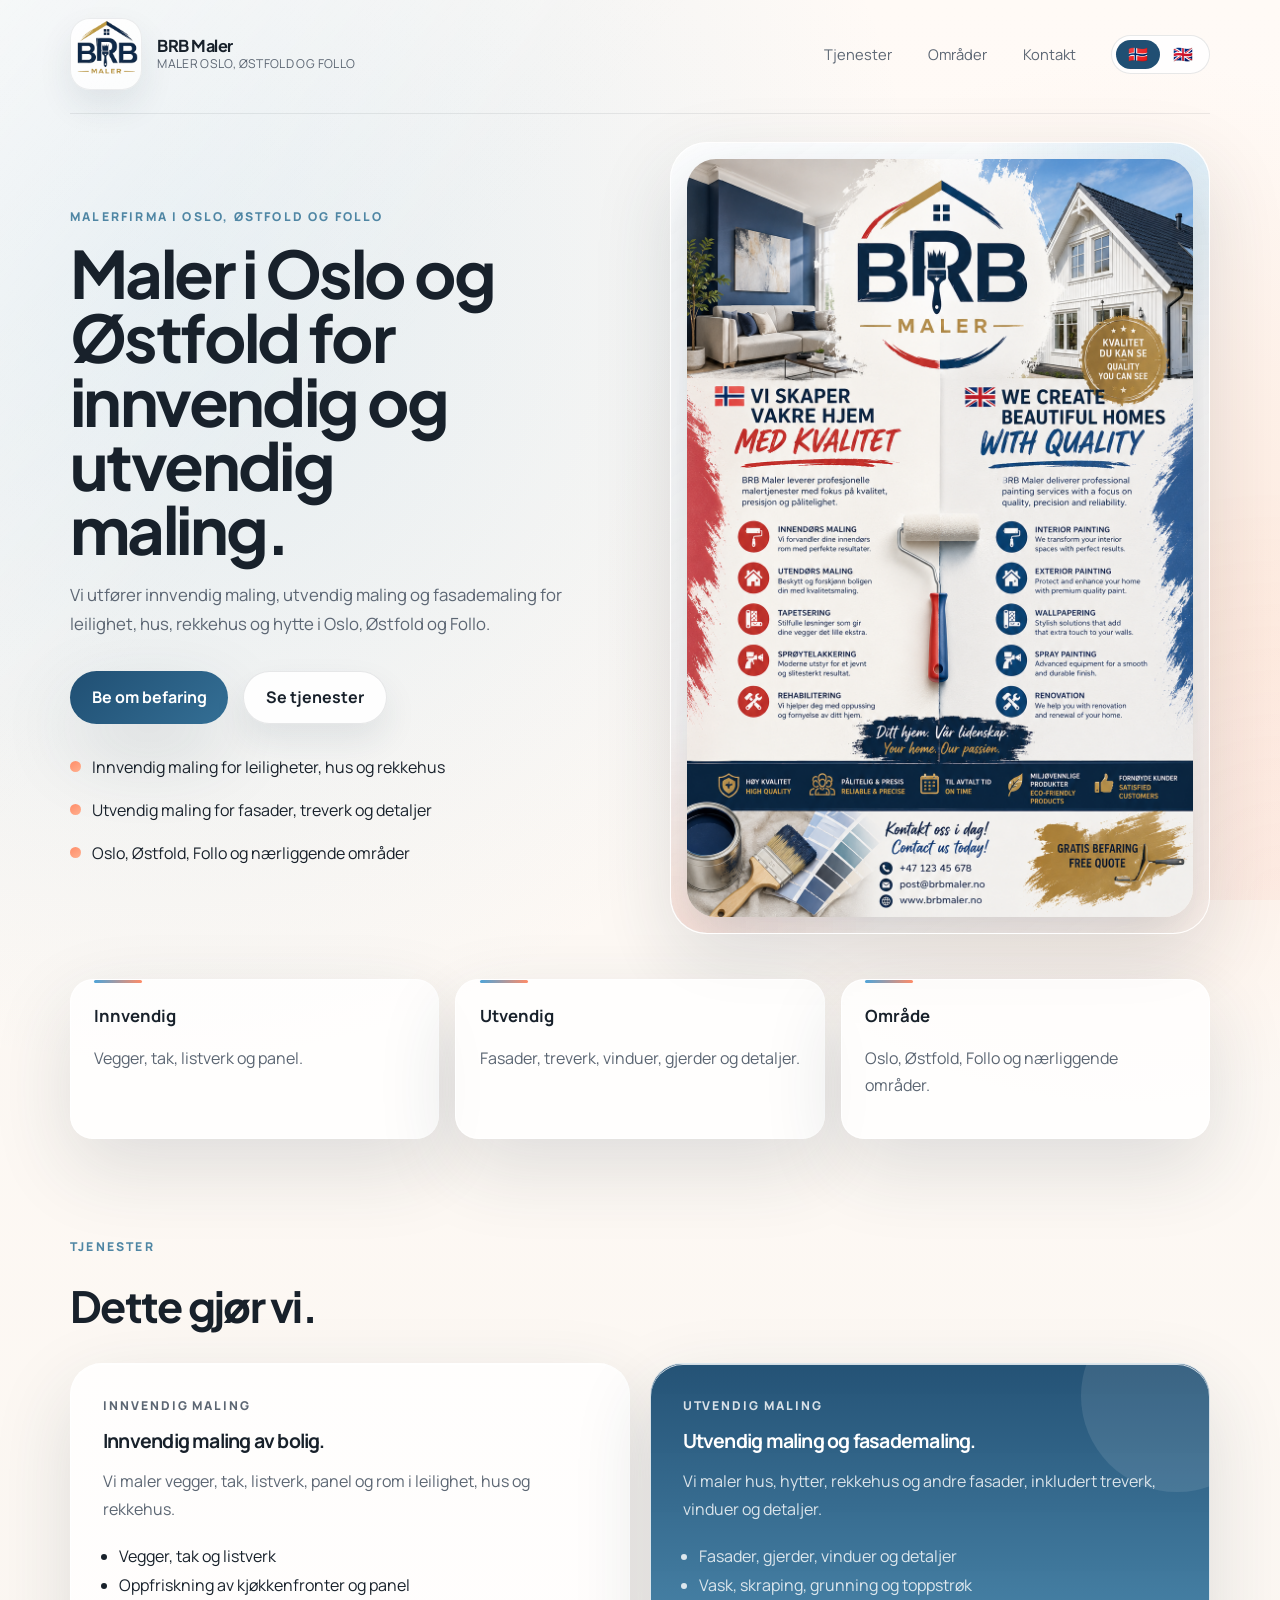
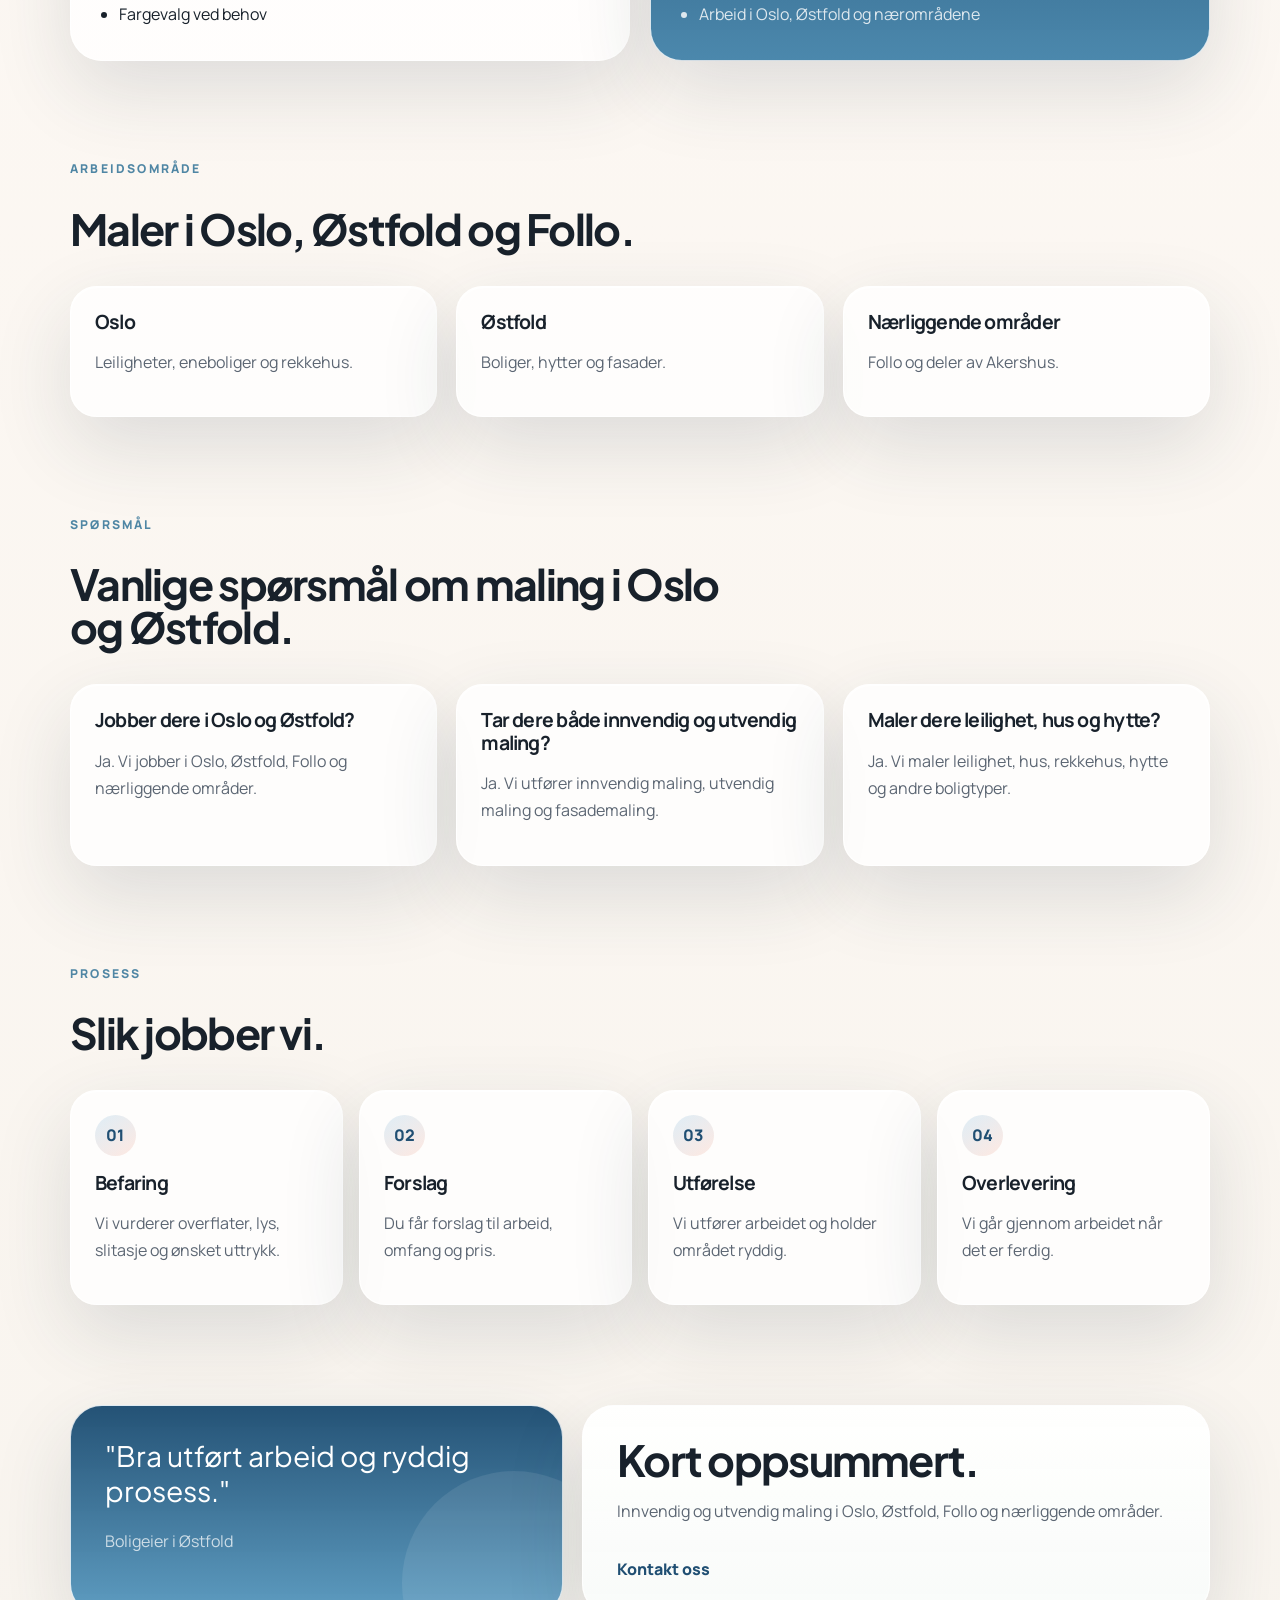
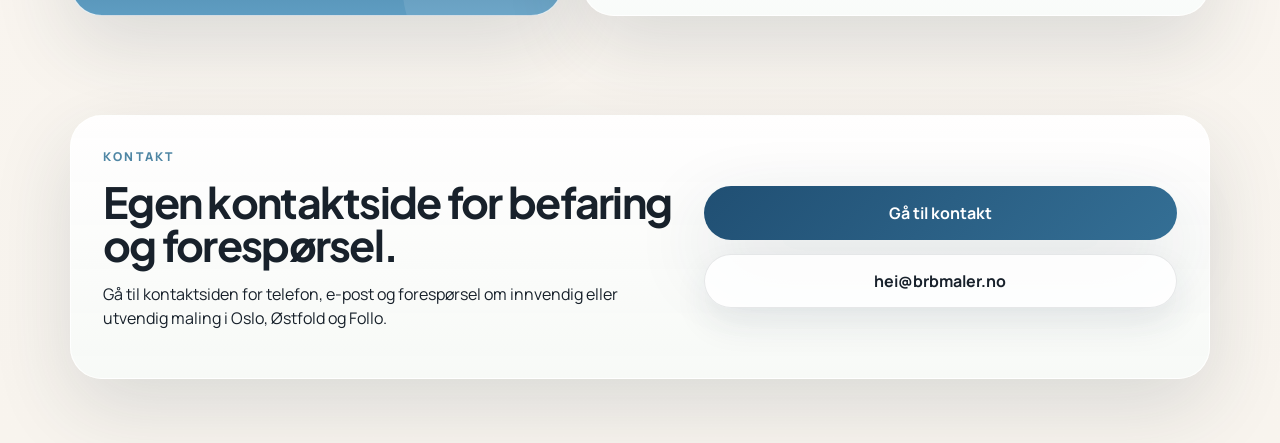
<file: index.html>
<!doctype html>
<html lang="no">
  <head>
    <meta charset="UTF-8" />
    <meta name="viewport" content="width=device-width, initial-scale=1.0" />
    <title>Maler Oslo og Østfold | Innvendig og utvendig maling | BRB Maler</title>
    <meta
      name="description"
      content="Maler i Oslo og Østfold for innvendig maling, utvendig maling og fasademaling. BRB Maler utfører maling av hus, leilighet, rekkehus og hytte i Oslo, Østfold og Follo."
    />
    <link rel="canonical" href="https://brbmaler.no/" />
    <meta
      name="keywords"
      content="maler Oslo, maler Østfold, innvendig maling Oslo, utvendig maling Østfold, fasademaling Oslo, male hus Østfold, malerfirma Oslo"
    />
    <meta name="robots" content="index,follow,max-image-preview:large" />
    <meta property="og:type" content="website" />
    <meta
      property="og:title"
      content="Maler Oslo og Østfold | Innvendig og utvendig maling | BRB Maler"
    />
    <meta
      property="og:description"
      content="Innvendig maling, utvendig maling og fasademaling i Oslo, Østfold og Follo."
    />
    <meta property="og:url" content="https://brbmaler.no/" />
    <meta property="og:image" content="https://brbmaler.no/assets/hero-brb-poster.png" />
    <meta property="og:locale" content="nb_NO" />
    <meta property="og:site_name" content="BRB Maler" />
    <meta name="twitter:card" content="summary_large_image" />
    <meta
      name="twitter:title"
      content="Maler Oslo og Østfold | BRB Maler"
    />
    <meta
      name="twitter:description"
      content="Innvendig maling, utvendig maling og fasademaling i Oslo, Østfold og Follo."
    />
    <meta name="twitter:image" content="https://brbmaler.no/assets/hero-brb-poster.png" />
    <link rel="preconnect" href="https://fonts.googleapis.com" />
    <link rel="preconnect" href="https://fonts.gstatic.com" crossorigin />
    <link
      href="https://fonts.googleapis.com/css2?family=Manrope:wght@400;500;600;700;800&family=Plus+Jakarta+Sans:wght@500;700;800&display=swap"
      rel="stylesheet"
    />
    <link rel="stylesheet" href="./styles.css" />
    <script type="application/ld+json">
      {
        "@context": "https://schema.org",
        "@type": "HousePainter",
        "name": "BRB Maler",
        "url": "https://brbmaler.no/",
        "image": "https://brbmaler.no/assets/hero-brb-poster.png",
        "description": "Interior and exterior painting services in Oslo, Ostfold and nearby areas.",
        "telephone": "+47 400 00 000",
        "email": "hei@brbmaler.no",
        "areaServed": ["Oslo", "Østfold", "Follo", "Akershus"],
        "availableLanguage": ["no", "en"],
        "serviceType": [
          "Innvendig maling",
          "Utvendig maling",
          "Fasademaling",
          "Maling av hus",
          "Maling av leilighet"
        ],
        "contactPoint": {
          "@type": "ContactPoint",
          "telephone": "+47 400 00 000",
          "email": "hei@brbmaler.no",
          "contactType": "customer service",
          "areaServed": ["Oslo", "Østfold", "Follo", "Akershus"],
          "availableLanguage": ["Norwegian", "English"]
        },
        "makesOffer": [
          {
            "@type": "Offer",
            "itemOffered": {
              "@type": "Service",
              "name": "Interior painting"
            }
          },
          {
            "@type": "Offer",
            "itemOffered": {
              "@type": "Service",
              "name": "Exterior painting"
            }
          }
        ],
        "hasOfferCatalog": {
          "@type": "OfferCatalog",
          "name": "Malertjenester i Oslo og Østfold",
          "itemListElement": [
            {
              "@type": "Offer",
              "itemOffered": {
                "@type": "Service",
                "name": "Innvendig maling i Oslo og Østfold"
              }
            },
            {
              "@type": "Offer",
              "itemOffered": {
                "@type": "Service",
                "name": "Utvendig maling i Oslo og Østfold"
              }
            },
            {
              "@type": "Offer",
              "itemOffered": {
                "@type": "Service",
                "name": "Fasademaling i Oslo og Østfold"
              }
            }
          ]
        }
      }
    </script>
    <script type="application/ld+json">
      {
        "@context": "https://schema.org",
        "@type": "FAQPage",
        "mainEntity": [
          {
            "@type": "Question",
            "name": "Jobber dere i Oslo og Østfold?",
            "acceptedAnswer": {
              "@type": "Answer",
              "text": "Ja. Vi jobber i Oslo, Østfold, Follo og nærliggende områder."
            }
          },
          {
            "@type": "Question",
            "name": "Tar dere både innvendig og utvendig maling?",
            "acceptedAnswer": {
              "@type": "Answer",
              "text": "Ja. Vi utfører både innvendig maling, utvendig maling og fasademaling."
            }
          },
          {
            "@type": "Question",
            "name": "Maler dere leilighet, hus og hytte?",
            "acceptedAnswer": {
              "@type": "Answer",
              "text": "Ja. Vi maler leiligheter, hus, rekkehus, hytter og andre boligtyper."
            }
          }
        ]
      }
    </script>
  </head>
  <body>
    <div class="page-glow"></div>
    <div class="site-shell">
      <header class="hero">
        <nav class="topbar">
          <a class="brand" href="#top">
            <span class="brand-logo-shell">
              <img class="brand-logo" src="./assets/brb-logo.png" alt="BRB Maler logo" />
            </span>
            <span class="brand-text-lockup">
              <strong>BRB Maler</strong>
              <span>Maler Oslo, Østfold og Follo</span>
            </span>
          </a>
          <div class="topbar-controls">
            <div class="topbar-links">
              <a href="#tjenester" data-no="Tjenester" data-en="Services">Tjenester</a>
              <a href="#omrader" data-no="Områder" data-en="Areas">Områder</a>
              <a href="./kontakt/" data-no="Kontakt" data-en="Contact">Kontakt</a>
            </div>
            <div class="lang-switch" aria-label="Language switcher">
              <button class="lang-button is-active" type="button" data-lang="no" aria-label="Norsk">🇳🇴</button>
              <button class="lang-button" type="button" data-lang="en" aria-label="English">🇬🇧</button>
            </div>
          </div>
        </nav>

        <section class="hero-grid" id="top">
          <div class="hero-copy">
            <p
              class="eyebrow"
              data-no="Malerfirma i Oslo, Østfold og Follo"
              data-en="Painting company in Oslo, Østfold and Follo"
            >
              Malerfirma i Oslo, Østfold og Follo
            </p>
            <h1
              data-no="Maler i Oslo og Østfold for innvendig og utvendig maling."
              data-en="Painters in Oslo and Østfold for interior and exterior painting."
            >
              Maler i Oslo og Østfold for innvendig og utvendig maling.
            </h1>
            <p
              class="hero-text"
              data-no="Vi utfører innvendig maling, utvendig maling og fasademaling for leilighet, hus, rekkehus og hytte i Oslo, Østfold og Follo."
              data-en="We handle interior painting, exterior painting and facade painting for apartments, houses, townhomes and cabins in Oslo, Østfold and Follo."
            >
              Vi utfører innvendig maling, utvendig maling og fasademaling for
              leilighet, hus, rekkehus og hytte i Oslo, Østfold og Follo.
            </p>
            <div class="hero-actions">
              <a
                class="button button-primary"
                href="./kontakt/"
                data-no="Be om befaring"
                data-en="Request a consultation"
              >
                Be om befaring
              </a>
              <a
                class="button button-secondary"
                href="#tjenester"
                data-no="Se tjenester"
                data-en="See services"
              >
                Se tjenester
              </a>
            </div>
            <ul class="hero-points">
              <li
                data-no="Innvendig maling for leiligheter, hus og rekkehus"
                data-en="Interior painting for apartments, houses and townhomes"
              >
                Innvendig maling for leiligheter, hus og rekkehus
              </li>
              <li
                data-no="Utvendig maling for fasader, treverk og detaljer"
                data-en="Exterior painting for facades, timber and trim"
              >
                Utvendig maling for fasader, treverk og detaljer
              </li>
              <li
                data-no="Oslo, Østfold, Follo og nærliggende områder"
                data-en="Oslo, Østfold, Follo and nearby areas"
              >
                Oslo, Østfold, Follo og nærliggende områder
              </li>
            </ul>
          </div>

          <div class="hero-visual" aria-hidden="true">
            <figure class="hero-poster-frame">
              <img
                class="hero-poster"
                src="./assets/hero-brb-poster.png"
                alt="BRB Maler poster showing interior and exterior painting services"
              />
            </figure>
          </div>
        </section>
      </header>

      <main>
        <section class="stats-strip">
          <article>
            <strong data-no="Innvendig" data-en="Interior">Innvendig</strong>
            <p
              data-no="Vegger, tak, listverk og panel."
              data-en="Walls, ceilings, trim and panel."
            >
              Vegger, tak, listverk og panel.
            </p>
          </article>
          <article>
            <strong data-no="Utvendig" data-en="Exterior">Utvendig</strong>
            <p
              data-no="Fasader, treverk, vinduer, gjerder og detaljer."
              data-en="Facades, timber, windows, fences and details."
            >
              Fasader, treverk, vinduer, gjerder og detaljer.
            </p>
          </article>
          <article>
            <strong data-no="Område" data-en="Area">Område</strong>
            <p
              data-no="Oslo, Østfold, Follo og nærliggende områder."
              data-en="Oslo, Østfold, Follo and nearby areas."
            >
              Oslo, Østfold, Follo og nærliggende områder.
            </p>
          </article>
        </section>

        <section class="section services" id="tjenester">
          <div class="section-heading">
            <p class="eyebrow" data-no="Tjenester" data-en="Services">Tjenester</p>
            <h2
              data-no="Dette gjør vi."
              data-en="What we do."
            >
              Dette gjør vi.
            </h2>
          </div>

          <div class="service-grid">
            <article class="service-card">
              <p class="service-label" data-no="Innvendig maling" data-en="Interior painting">
                Innvendig maling
              </p>
              <h3
                data-no="Innvendig maling av bolig."
                data-en="Interior painting for homes."
              >
                Innvendig maling av bolig.
              </h3>
              <p
                data-no="Vi maler vegger, tak, listverk, panel og rom i leilighet, hus og rekkehus."
                data-en="We paint walls, ceilings, trim, panel and rooms in apartments, houses and townhomes."
              >
                Vi maler vegger, tak, listverk, panel og rom i leilighet, hus
                og rekkehus.
              </p>
              <ul>
                <li data-no="Vegger, tak og listverk" data-en="Walls, ceilings and trim">
                  Vegger, tak og listverk
                </li>
                <li
                  data-no="Oppfriskning av kjøkkenfronter og panel"
                  data-en="Refresh of kitchen fronts and panel surfaces"
                >
                  Oppfriskning av kjøkkenfronter og panel
                </li>
                <li
                  data-no="Fargevalg ved behov"
                  data-en="Colour guidance when needed"
                >
                  Fargevalg ved behov
                </li>
              </ul>
            </article>

            <article class="service-card service-card-accent">
              <p class="service-label" data-no="Utvendig maling" data-en="Exterior painting">
                Utvendig maling
              </p>
              <h3
                data-no="Utvendig maling og fasademaling."
                data-en="Exterior painting and facade painting."
              >
                Utvendig maling og fasademaling.
              </h3>
              <p
                data-no="Vi maler hus, hytter, rekkehus og andre fasader, inkludert treverk, vinduer og detaljer."
                data-en="We paint houses, cabins, townhomes and other facades, including timber, windows and exterior details."
              >
                Vi maler hus, hytter, rekkehus og andre fasader, inkludert
                treverk, vinduer og detaljer.
              </p>
              <ul>
                <li
                  data-no="Fasader, gjerder, vinduer og detaljer"
                  data-en="Facades, fences, windows and exterior details"
                >
                  Fasader, gjerder, vinduer og detaljer
                </li>
                <li
                  data-no="Vask, skraping, grunning og toppstrøk"
                  data-en="Washing, scraping, priming and top coats"
                >
                  Vask, skraping, grunning og toppstrøk
                </li>
                <li
                  data-no="Arbeid i Oslo, Østfold og nærområdene"
                  data-en="Work across Oslo, Østfold and nearby areas"
                >
                  Arbeid i Oslo, Østfold og nærområdene
                </li>
              </ul>
            </article>
          </div>
        </section>

        <section class="section area-section" id="omrader">
          <div class="section-heading narrow">
            <p class="eyebrow" data-no="Arbeidsområde" data-en="Working area">Arbeidsområde</p>
            <h2
              data-no="Maler i Oslo, Østfold og Follo."
              data-en="Painters in Oslo, Østfold and Follo."
            >
              Maler i Oslo, Østfold og Follo.
            </h2>
          </div>

          <div class="area-grid">
            <article>
              <h3 data-no="Oslo" data-en="Oslo">Oslo</h3>
              <p
                data-no="Leiligheter, eneboliger og rekkehus."
                data-en="Apartments, detached homes and townhouses."
              >
                Leiligheter, eneboliger og rekkehus.
              </p>
            </article>
            <article>
              <h3 data-no="Østfold" data-en="Østfold">Østfold</h3>
              <p
                data-no="Boliger, hytter og fasader."
                data-en="Homes, cabins and facades."
              >
                Boliger, hytter og fasader.
              </p>
            </article>
            <article>
              <h3 data-no="Nærliggende områder" data-en="Nearby areas">Nærliggende områder</h3>
              <p
                data-no="Follo og deler av Akershus."
                data-en="Follo and parts of Akershus."
              >
                Follo og deler av Akershus.
              </p>
            </article>
          </div>
        </section>

        <section class="section faq-section" id="faq">
          <div class="section-heading narrow">
            <p class="eyebrow" data-no="Spørsmål" data-en="FAQ">Spørsmål</p>
            <h2
              data-no="Vanlige spørsmål om maling i Oslo og Østfold."
              data-en="Common questions about painting in Oslo and Østfold."
            >
              Vanlige spørsmål om maling i Oslo og Østfold.
            </h2>
          </div>

          <div class="faq-grid">
            <article>
              <h3
                data-no="Jobber dere i Oslo og Østfold?"
                data-en="Do you work in Oslo and Østfold?"
              >
                Jobber dere i Oslo og Østfold?
              </h3>
              <p
                data-no="Ja. Vi jobber i Oslo, Østfold, Follo og nærliggende områder."
                data-en="Yes. We work in Oslo, Østfold, Follo and nearby areas."
              >
                Ja. Vi jobber i Oslo, Østfold, Follo og nærliggende områder.
              </p>
            </article>
            <article>
              <h3
                data-no="Tar dere både innvendig og utvendig maling?"
                data-en="Do you handle both interior and exterior painting?"
              >
                Tar dere både innvendig og utvendig maling?
              </h3>
              <p
                data-no="Ja. Vi utfører innvendig maling, utvendig maling og fasademaling."
                data-en="Yes. We handle interior painting, exterior painting and facade painting."
              >
                Ja. Vi utfører innvendig maling, utvendig maling og fasademaling.
              </p>
            </article>
            <article>
              <h3
                data-no="Maler dere leilighet, hus og hytte?"
                data-en="Do you paint apartments, houses and cabins?"
              >
                Maler dere leilighet, hus og hytte?
              </h3>
              <p
                data-no="Ja. Vi maler leilighet, hus, rekkehus, hytte og andre boligtyper."
                data-en="Yes. We paint apartments, houses, townhomes, cabins and other home types."
              >
                Ja. Vi maler leilighet, hus, rekkehus, hytte og andre boligtyper.
              </p>
            </article>
          </div>
        </section>

        <section class="section process-section" id="prosjekt">
          <div class="section-heading">
            <p class="eyebrow" data-no="Prosess" data-en="Process">Prosess</p>
            <h2
              data-no="Slik jobber vi."
              data-en="How we work."
            >
              Slik jobber vi.
            </h2>
          </div>

          <div class="timeline">
            <article>
              <span>01</span>
              <h3 data-no="Befaring" data-en="Consultation">Befaring</h3>
              <p
                data-no="Vi vurderer overflater, lys, slitasje og ønsket uttrykk."
                data-en="We assess surfaces, light, wear and the look you want."
              >
                Vi vurderer overflater, lys, slitasje og ønsket uttrykk.
              </p>
            </article>
            <article>
              <span>02</span>
              <h3 data-no="Forslag" data-en="Proposal">Forslag</h3>
              <p
                data-no="Du får forslag til arbeid, omfang og pris."
                data-en="You get a proposal for the work, scope and price."
              >
                Du får forslag til arbeid, omfang og pris.
              </p>
            </article>
            <article>
              <span>03</span>
              <h3 data-no="Utførelse" data-en="Execution">Utførelse</h3>
              <p
                data-no="Vi utfører arbeidet og holder området ryddig."
                data-en="We complete the work and keep the area tidy."
              >
                Vi utfører arbeidet og holder området ryddig.
              </p>
            </article>
            <article>
              <span>04</span>
              <h3 data-no="Overlevering" data-en="Handover">Overlevering</h3>
              <p
                data-no="Vi går gjennom arbeidet når det er ferdig."
                data-en="We review the work when it is finished."
              >
                Vi går gjennom arbeidet når det er ferdig.
              </p>
            </article>
          </div>
        </section>

        <section class="section testimonial-section">
          <div class="quote-card">
            <p
              class="quote"
              data-no='"Bra utført arbeid og ryddig prosess."'
              data-en='"Good work and a tidy process."'
            >
              "Bra utført arbeid og ryddig prosess."
            </p>
            <p
              class="quote-author"
              data-no="Boligeier i Østfold"
              data-en="Homeowner in Østfold"
            >
              Boligeier i Østfold
            </p>
          </div>

          <div class="assurance-card">
            <h2
              data-no="Kort oppsummert."
              data-en="In short."
            >
              Kort oppsummert.
            </h2>
            <p
              data-no="Innvendig og utvendig maling i Oslo, Østfold, Follo og nærliggende områder."
              data-en="Interior and exterior painting in Oslo, Østfold, Follo and nearby areas."
            >
              Innvendig og utvendig maling i Oslo, Østfold, Follo og nærliggende områder.
            </p>
            <a
              class="text-link"
              href="./kontakt/"
              data-no="Kontakt oss"
              data-en="Contact us"
            >
              Kontakt oss
            </a>
          </div>
        </section>

        <section class="section cta-band" id="kontakt">
          <div class="cta-band-inner">
            <div class="cta-band-copy">
              <p class="eyebrow" data-no="Kontakt" data-en="Contact">Kontakt</p>
              <h2
                data-no="Egen kontaktside for befaring og forespørsel."
                data-en="Dedicated contact page for consultations and enquiries."
              >
                Egen kontaktside for befaring og forespørsel.
              </h2>
              <p
                data-no="Gå til kontaktsiden for telefon, e-post og forespørsel om innvendig eller utvendig maling i Oslo, Østfold og Follo."
                data-en="Go to the contact page for phone, email and enquiries about interior or exterior painting in Oslo, Østfold and Follo."
              >
                Gå til kontaktsiden for telefon, e-post og forespørsel om
                innvendig eller utvendig maling i Oslo, Østfold og Follo.
              </p>
            </div>
            <div class="cta-band-actions">
              <a
                class="button button-primary"
                href="./kontakt/"
                data-no="Gå til kontakt"
                data-en="Go to contact"
              >
                Gå til kontakt
              </a>
              <a class="button button-secondary" href="mailto:hei@brbmaler.no">hei@brbmaler.no</a>
            </div>
          </div>
        </section>
      </main>
    </div>

    <script>
      const languages = {
        no: {
          title: "Maler Oslo og Østfold | Innvendig og utvendig maling | BRB Maler",
          description:
            "Maler i Oslo og Østfold for innvendig maling, utvendig maling og fasademaling. BRB Maler utfører maling av hus, leilighet, rekkehus og hytte i Oslo, Østfold og Follo."
        },
        en: {
          title: "Painters Oslo and Østfold | Interior and exterior painting | BRB Maler",
          description:
            "Painters in Oslo and Østfold for interior painting, exterior painting and facade painting. BRB Maler works on apartments, houses, townhomes and cabins in Oslo, Østfold and Follo."
        }
      };

      const descriptionTag = document.querySelector('meta[name="description"]');
      const translateNodes = document.querySelectorAll("[data-no][data-en]");
      const placeholderNodes = document.querySelectorAll("[data-placeholder-no][data-placeholder-en]");
      const langButtons = document.querySelectorAll(".lang-button");

      function setLanguage(lang) {
        document.documentElement.lang = lang;
        document.title = languages[lang].title;
        descriptionTag.setAttribute("content", languages[lang].description);

        translateNodes.forEach((node) => {
          node.textContent = node.dataset[lang];
        });

        placeholderNodes.forEach((node) => {
          node.placeholder = node.dataset[`placeholder${lang === "no" ? "No" : "En"}`];
        });

        langButtons.forEach((button) => {
          const active = button.dataset.lang === lang;
          button.classList.toggle("is-active", active);
          button.setAttribute("aria-pressed", active ? "true" : "false");
        });
      }

      langButtons.forEach((button) => {
        button.addEventListener("click", () => setLanguage(button.dataset.lang));
      });

      setLanguage("no");
    </script>
  </body>
</html>
</file>
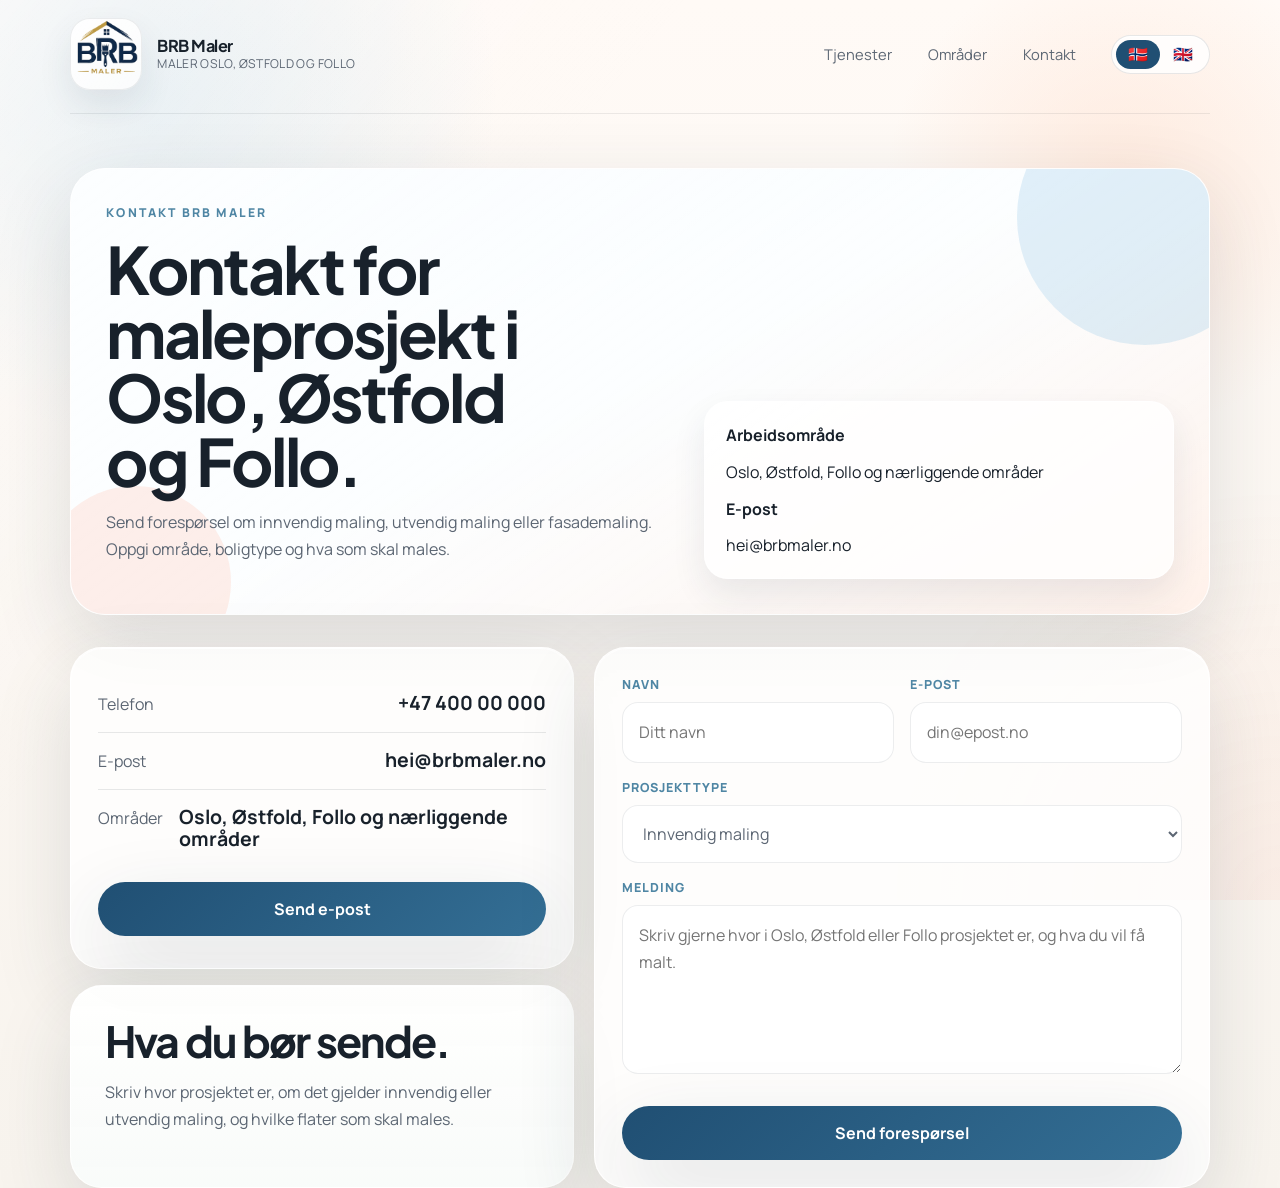
<file: kontakt/index.html>
<!doctype html>
<html lang="no">
  <head>
    <meta charset="UTF-8" />
    <meta name="viewport" content="width=device-width, initial-scale=1.0" />
    <title>Kontakt BRB Maler | Maler Oslo, Østfold og Follo</title>
    <meta
      name="description"
      content="Kontakt BRB Maler for innvendig maling, utvendig maling og fasademaling i Oslo, Østfold og Follo. Send forespørsel om befaring, pris eller maleprosjekt."
    />
    <link rel="canonical" href="https://brbmaler.no/kontakt/" />
    <meta name="robots" content="index,follow,max-image-preview:large" />
    <meta property="og:type" content="website" />
    <meta property="og:title" content="Kontakt BRB Maler | Maler Oslo, Østfold og Follo" />
    <meta
      property="og:description"
      content="Kontakt BRB Maler for innvendig maling, utvendig maling og fasademaling i Oslo, Østfold og Follo."
    />
    <meta property="og:url" content="https://brbmaler.no/kontakt/" />
    <meta property="og:image" content="https://brbmaler.no/assets/hero-brb-poster.png" />
    <meta property="og:locale" content="nb_NO" />
    <meta property="og:site_name" content="BRB Maler" />
    <meta name="twitter:card" content="summary_large_image" />
    <meta name="twitter:title" content="Kontakt BRB Maler" />
    <meta
      name="twitter:description"
      content="Kontakt BRB Maler for maleprosjekt i Oslo, Østfold og Follo."
    />
    <meta name="twitter:image" content="https://brbmaler.no/assets/hero-brb-poster.png" />
    <link rel="preconnect" href="https://fonts.googleapis.com" />
    <link rel="preconnect" href="https://fonts.gstatic.com" crossorigin />
    <link
      href="https://fonts.googleapis.com/css2?family=Manrope:wght@400;500;600;700;800&family=Plus+Jakarta+Sans:wght@500;700;800&display=swap"
      rel="stylesheet"
    />
    <link rel="stylesheet" href="../styles.css" />
    <script type="application/ld+json">
      {
        "@context": "https://schema.org",
        "@type": "ContactPage",
        "url": "https://brbmaler.no/kontakt/",
        "name": "Kontakt BRB Maler",
        "about": {
          "@type": "HousePainter",
          "name": "BRB Maler",
          "url": "https://brbmaler.no/",
          "telephone": "+47 400 00 000",
          "email": "hei@brbmaler.no",
          "areaServed": ["Oslo", "Østfold", "Follo", "Akershus"]
        }
      }
    </script>
    <script type="application/ld+json">
      {
        "@context": "https://schema.org",
        "@type": "BreadcrumbList",
        "itemListElement": [
          {
            "@type": "ListItem",
            "position": 1,
            "name": "BRB Maler",
            "item": "https://brbmaler.no/"
          },
          {
            "@type": "ListItem",
            "position": 2,
            "name": "Kontakt",
            "item": "https://brbmaler.no/kontakt/"
          }
        ]
      }
    </script>
  </head>
  <body>
    <div class="page-glow"></div>
    <div class="site-shell">
      <header class="hero">
        <nav class="topbar">
          <a class="brand" href="../">
            <span class="brand-logo-shell">
              <img class="brand-logo" src="../assets/brb-logo.png" alt="BRB Maler logo" />
            </span>
            <span class="brand-text-lockup">
              <strong>BRB Maler</strong>
              <span>Maler Oslo, Østfold og Follo</span>
            </span>
          </a>
          <div class="topbar-controls">
            <div class="topbar-links">
              <a href="../#tjenester" data-no="Tjenester" data-en="Services">Tjenester</a>
              <a href="../#omrader" data-no="Områder" data-en="Areas">Områder</a>
              <a href="./" data-no="Kontakt" data-en="Contact">Kontakt</a>
            </div>
            <div class="lang-switch" aria-label="Language switcher">
              <button class="lang-button is-active" type="button" data-lang="no" aria-label="Norsk">🇳🇴</button>
              <button class="lang-button" type="button" data-lang="en" aria-label="English">🇬🇧</button>
            </div>
          </div>
        </nav>
      </header>

      <section class="page-intro">
        <div class="page-intro-card">
          <div class="page-intro-copy">
            <p class="eyebrow" data-no="Kontakt BRB Maler" data-en="Contact BRB Maler">
              Kontakt BRB Maler
            </p>
            <h1
              data-no="Kontakt for maleprosjekt i Oslo, Østfold og Follo."
              data-en="Contact for painting projects in Oslo, Østfold and Follo."
            >
              Kontakt for maleprosjekt i Oslo, Østfold og Follo.
            </h1>
            <p
              data-no="Send forespørsel om innvendig maling, utvendig maling eller fasademaling. Oppgi område, boligtype og hva som skal males."
              data-en="Send an enquiry about interior painting, exterior painting or facade painting. Include the area, property type and what needs painting."
            >
              Send forespørsel om innvendig maling, utvendig maling eller
              fasademaling. Oppgi område, boligtype og hva som skal males.
            </p>
          </div>
          <div class="page-intro-side">
            <strong data-no="Arbeidsområde" data-en="Working area">Arbeidsområde</strong>
            <span
              data-no="Oslo, Østfold, Follo og nærliggende områder"
              data-en="Oslo, Østfold, Follo and nearby areas"
            >
              Oslo, Østfold, Follo og nærliggende områder
            </span>
            <strong data-no="E-post" data-en="Email">E-post</strong>
            <span>hei@brbmaler.no</span>
          </div>
        </div>
      </section>

      <main class="section" style="padding-top: 0">
        <section class="contact-page-grid">
          <div class="contact-stack">
            <div class="contact-panel">
              <div class="contact-row">
                <span data-no="Telefon" data-en="Phone">Telefon</span>
                <strong>+47 400 00 000</strong>
              </div>
              <div class="contact-row">
                <span data-no="E-post" data-en="Email">E-post</span>
                <strong>hei@brbmaler.no</strong>
              </div>
              <div class="contact-row">
                <span data-no="Områder" data-en="Areas">Områder</span>
                <strong
                  data-no="Oslo, Østfold, Follo og nærliggende områder"
                  data-en="Oslo, Østfold, Follo and nearby areas"
                >
                  Oslo, Østfold, Follo og nærliggende områder
                </strong>
              </div>
              <a
                class="button button-primary button-full"
                href="mailto:hei@brbmaler.no"
                data-no="Send e-post"
                data-en="Send email"
              >
                Send e-post
              </a>
            </div>

            <div class="assurance-card">
              <h2 data-no="Hva du bør sende." data-en="What to send.">Hva du bør sende.</h2>
              <p
                data-no="Skriv hvor prosjektet er, om det gjelder innvendig eller utvendig maling, og hvilke flater som skal males."
                data-en="Include where the project is, whether it is interior or exterior painting, and which surfaces need painting."
              >
                Skriv hvor prosjektet er, om det gjelder innvendig eller
                utvendig maling, og hvilke flater som skal males.
              </p>
            </div>
          </div>

          <form class="contact-form">
            <div class="form-grid">
              <label class="field">
                <span data-no="Navn" data-en="Name">Navn</span>
                <input
                  type="text"
                  name="name"
                  data-placeholder-no="Ditt navn"
                  data-placeholder-en="Your name"
                  placeholder="Ditt navn"
                />
              </label>
              <label class="field">
                <span data-no="E-post" data-en="Email">E-post</span>
                <input
                  type="email"
                  name="email"
                  data-placeholder-no="din@epost.no"
                  data-placeholder-en="you@email.com"
                  placeholder="din@epost.no"
                />
              </label>
            </div>
            <label class="field">
              <span data-no="Prosjekttype" data-en="Project type">Prosjekttype</span>
              <select name="projectType">
                <option value="interior" data-no="Innvendig maling" data-en="Interior painting">
                  Innvendig maling
                </option>
                <option value="exterior" data-no="Utvendig maling" data-en="Exterior painting">
                  Utvendig maling
                </option>
                <option value="both" data-no="Begge deler" data-en="Both">Begge deler</option>
              </select>
            </label>
            <label class="field">
              <span data-no="Melding" data-en="Message">Melding</span>
              <textarea
                name="message"
                rows="5"
                data-placeholder-no="Skriv gjerne hvor i Oslo, Østfold eller Follo prosjektet er, og hva du vil få malt."
                data-placeholder-en="Please include where in Oslo, Østfold or Follo the project is, and what you would like painted."
                placeholder="Skriv gjerne hvor i Oslo, Østfold eller Follo prosjektet er, og hva du vil få malt."
              ></textarea>
            </label>
            <button
              class="button button-primary button-full"
              type="submit"
              data-no="Send forespørsel"
              data-en="Send request"
            >
              Send forespørsel
            </button>
          </form>
        </section>
      </main>
    </div>

    <script>
      const languages = {
        no: {
          title: "Kontakt BRB Maler | Maler Oslo, Østfold og Follo",
          description:
            "Kontakt BRB Maler for innvendig maling, utvendig maling og fasademaling i Oslo, Østfold og Follo. Send forespørsel om befaring, pris eller maleprosjekt."
        },
        en: {
          title: "Contact BRB Maler | Painters in Oslo, Østfold and Follo",
          description:
            "Contact BRB Maler about interior painting, exterior painting and facade painting in Oslo, Østfold and Follo. Send an enquiry for a consultation, price or project."
        }
      };

      const descriptionTag = document.querySelector('meta[name="description"]');
      const translateNodes = document.querySelectorAll("[data-no][data-en]");
      const placeholderNodes = document.querySelectorAll("[data-placeholder-no][data-placeholder-en]");
      const langButtons = document.querySelectorAll(".lang-button");

      function setLanguage(lang) {
        document.documentElement.lang = lang;
        document.title = languages[lang].title;
        descriptionTag.setAttribute("content", languages[lang].description);

        translateNodes.forEach((node) => {
          node.textContent = node.dataset[lang];
        });

        placeholderNodes.forEach((node) => {
          node.placeholder = node.dataset[`placeholder${lang === "no" ? "No" : "En"}`];
        });

        langButtons.forEach((button) => {
          const active = button.dataset.lang === lang;
          button.classList.toggle("is-active", active);
          button.setAttribute("aria-pressed", active ? "true" : "false");
        });
      }

      langButtons.forEach((button) => {
        button.addEventListener("click", () => setLanguage(button.dataset.lang));
      });

      document.querySelector(".contact-form").addEventListener("submit", (event) => {
        event.preventDefault();
        const formData = new FormData(event.currentTarget);
        const lang = document.documentElement.lang === "en" ? "en" : "no";
        const subject =
          lang === "en" ? "Painting project enquiry" : "Foresporsel om maleprosjekt";
        const lines =
          lang === "en"
            ? [
                `Name: ${formData.get("name") || ""}`,
                `Email: ${formData.get("email") || ""}`,
                `Project type: ${formData.get("projectType") || ""}`,
                "",
                `${formData.get("message") || ""}`
              ]
            : [
                `Navn: ${formData.get("name") || ""}`,
                `E-post: ${formData.get("email") || ""}`,
                `Prosjekttype: ${formData.get("projectType") || ""}`,
                "",
                `${formData.get("message") || ""}`
              ];

        const body = encodeURIComponent(lines.join("\n"));
        window.location.href = `mailto:hei@brbmaler.no?subject=${encodeURIComponent(subject)}&body=${body}`;
      });

      setLanguage("no");
    </script>
  </body>
</html>
</file>
<file: styles.css>
:root {
  --bg: #f8f4ee;
  --panel: rgba(255, 255, 255, 0.78);
  --panel-strong: #ffffff;
  --ink: #18212b;
  --muted: #5c6673;
  --line: rgba(24, 33, 43, 0.1);
  --navy: #204f73;
  --sky: #e2f3ff;
  --blue: #4fa4d8;
  --mint: #def2e7;
  --peach: #ffe0cf;
  --coral: #ff8c68;
  --gold: #ffcb87;
  --shadow: 0 28px 80px rgba(37, 55, 74, 0.14);
  --shadow-soft: 0 16px 34px rgba(37, 55, 74, 0.09);
}

* {
  box-sizing: border-box;
}

html {
  scroll-behavior: smooth;
}

body {
  margin: 0;
  font-family: "Manrope", sans-serif;
  color: var(--ink);
  line-height: 1.5;
  background:
    radial-gradient(circle at 12% 8%, rgba(79, 164, 216, 0.16), transparent 22%),
    radial-gradient(circle at 88% 16%, rgba(255, 224, 207, 0.62), transparent 16%),
    linear-gradient(180deg, #fffaf6 0%, var(--bg) 100%);
}

a,
button,
input,
textarea,
select {
  font: inherit;
}

a {
  color: inherit;
  text-decoration: none;
}

button,
input,
textarea,
select {
  border: 0;
}

.page-glow {
  position: fixed;
  inset: 0;
  pointer-events: none;
  background:
    linear-gradient(130deg, rgba(255, 255, 255, 0.48), transparent 34%),
    radial-gradient(circle at bottom right, rgba(255, 140, 104, 0.08), transparent 28%);
  opacity: 0.95;
}

.site-shell {
  position: relative;
  min-height: 100vh;
}

.hero,
.section,
.stats-strip {
  width: min(1140px, calc(100% - 2rem));
  margin: 0 auto;
}

.hero {
  padding: 0 0 2rem;
}

.topbar {
  display: flex;
  justify-content: space-between;
  align-items: center;
  gap: 1.4rem;
  padding: 1.15rem 0 1.4rem;
  margin-bottom: 1.4rem;
  position: relative;
  z-index: 10;
  background: transparent;
  border-bottom: 1px solid rgba(24, 33, 43, 0.08);
  border-radius: 0;
  backdrop-filter: none;
  box-shadow: none;
}

.brand {
  display: inline-flex;
  align-items: center;
  gap: 0.95rem;
  min-width: 0;
  flex: 0 1 auto;
}

.topbar-controls {
  display: flex;
  align-items: center;
  gap: 1.25rem;
  justify-content: flex-end;
  flex: 1 1 auto;
}

.brand-logo-shell {
  display: inline-flex;
  align-items: center;
  justify-content: center;
  width: 4.5rem;
  height: 4.5rem;
  overflow: hidden;
  flex: none;
  border-radius: 1.25rem;
  background: linear-gradient(145deg, rgba(255, 255, 255, 0.92), rgba(255, 255, 255, 0.74));
  border: 1px solid rgba(24, 33, 43, 0.08);
  box-shadow: var(--shadow-soft);
}

.brand-logo {
  display: block;
  width: 7rem;
  height: 7rem;
  object-fit: cover;
  object-position: center 48%;
  transform: scale(1.22);
}

.brand-text-lockup {
  display: grid;
  gap: 0.18rem;
  min-width: 0;
}

.brand-text-lockup strong {
  font-family: "Plus Jakarta Sans", sans-serif;
  font-size: 1.02rem;
  line-height: 1;
  letter-spacing: -0.03em;
}

.brand-text-lockup span {
  color: var(--muted);
  font-size: 0.76rem;
  line-height: 1.2;
  letter-spacing: 0.03em;
  text-transform: uppercase;
}

.topbar-links {
  display: flex;
  gap: 0.35rem;
  font-size: 0.92rem;
  color: var(--muted);
}

.topbar-links a {
  padding: 0.68rem 0.95rem;
  border-radius: 999px;
  transition: background-color 180ms ease, color 180ms ease;
}

.topbar-links a:hover {
  background: rgba(32, 79, 115, 0.08);
  color: var(--navy);
}

.lang-switch {
  display: inline-flex;
  padding: 0.24rem;
  border: 1px solid var(--line);
  border-radius: 999px;
  background: rgba(255, 255, 255, 0.82);
  box-shadow: inset 0 1px 0 rgba(255, 255, 255, 0.8);
}

.lang-button {
  min-width: 2.8rem;
  padding: 0.42rem 0.62rem;
  border-radius: 999px;
  background: transparent;
  color: var(--muted);
  font-size: 1rem;
  line-height: 1;
  cursor: pointer;
}

.lang-button.is-active {
  background: var(--navy);
  color: #fff;
}

.hero-grid {
  display: grid;
  grid-template-columns: minmax(0, 1.02fr) minmax(0, 0.98fr);
  gap: 2.4rem;
  align-items: center;
  padding-top: 0.35rem;
}

.eyebrow {
  margin: 0 0 0.9rem;
  font-size: 0.76rem;
  font-weight: 800;
  letter-spacing: 0.18em;
  text-transform: uppercase;
  color: #4f86a4;
}

h1,
h2,
h3 {
  margin: 0;
  line-height: 1.08;
  letter-spacing: -0.04em;
}

h1,
h2 {
  font-family: "Plus Jakarta Sans", sans-serif;
}

h1 {
  max-width: 10ch;
  font-size: clamp(2.7rem, 5.1vw, 4.7rem);
  line-height: 0.98;
}

h2 {
  font-size: clamp(1.95rem, 3.35vw, 3.05rem);
  line-height: 1;
}

.hero-text,
.stats-strip p,
.service-card p,
.area-grid p,
.timeline p,
.assurance-card p,
.contact-copy p,
.field input,
.field select,
.field textarea {
  color: var(--muted);
  line-height: 1.7;
}

.hero-text {
  max-width: 35rem;
  margin: 1.3rem 0 0;
  font-size: 1.05rem;
}

.hero-actions {
  display: flex;
  flex-wrap: wrap;
  gap: 0.95rem;
  margin: 2rem 0 1.7rem;
}

.button {
  display: inline-flex;
  align-items: center;
  justify-content: center;
  min-height: 3.35rem;
  padding: 0 1.35rem;
  border-radius: 999px;
  font-weight: 700;
  transition: transform 180ms ease, background-color 180ms ease, box-shadow 180ms ease;
  cursor: pointer;
}

.button:hover,
.text-link:hover {
  transform: translateY(-2px);
}

.button-primary {
  background: linear-gradient(135deg, var(--navy), #346f95);
  color: #fff;
  box-shadow: var(--shadow);
}

.button-secondary {
  background: rgba(255, 255, 255, 0.88);
  color: var(--ink);
  border: 1px solid var(--line);
  box-shadow: var(--shadow-soft);
}

.button-full {
  width: 100%;
  margin-top: 1rem;
}

.hero-points {
  display: grid;
  gap: 0.8rem;
  padding: 0;
  margin: 0;
  list-style: none;
}

.hero-points li {
  display: flex;
  align-items: center;
  gap: 0.7rem;
  padding: 0.2rem 0;
}

.hero-points li::before {
  content: "";
  width: 0.7rem;
  height: 0.7rem;
  border-radius: 999px;
  background: linear-gradient(145deg, var(--coral), #ffb08f);
  flex: none;
}

.hero-visual {
  min-height: 34rem;
}

.hero-poster-frame {
  position: relative;
  height: 100%;
  min-height: 34rem;
  margin: 0;
  padding: 1rem;
  border-radius: 2.3rem;
  background:
    linear-gradient(145deg, rgba(255, 255, 255, 0.92), rgba(255, 255, 255, 0.45)),
    linear-gradient(160deg, rgba(226, 243, 255, 0.8), rgba(255, 224, 207, 0.55));
  border: 1px solid rgba(255, 255, 255, 0.82);
  box-shadow: var(--shadow);
  overflow: hidden;
}

.hero-poster-frame::before {
  content: "";
  position: absolute;
  inset: 0;
  border-radius: inherit;
  background:
    radial-gradient(circle at top right, rgba(79, 164, 216, 0.18), transparent 24%),
    radial-gradient(circle at bottom left, rgba(255, 140, 104, 0.18), transparent 22%);
  pointer-events: none;
}

.hero-poster {
  position: relative;
  z-index: 1;
  display: block;
  width: 100%;
  height: 100%;
  min-height: 32rem;
  object-fit: cover;
  object-position: center top;
  border-radius: 1.8rem;
  box-shadow: 0 24px 60px rgba(29, 43, 58, 0.2);
}

.stats-strip {
  display: grid;
  grid-template-columns: repeat(3, 1fr);
  gap: 1rem;
  margin-top: 0.8rem;
}

.stats-strip article,
.service-card,
.area-grid article,
.timeline article,
.quote-card,
.assurance-card,
.contact-panel,
.contact-form {
  background: var(--panel);
  border: 1px solid rgba(255, 255, 255, 0.8);
  box-shadow: var(--shadow);
}

.stats-strip article {
  position: relative;
  padding: 1.45rem;
  border-radius: 1.45rem;
  overflow: hidden;
}

.stats-strip article::before {
  content: "";
  position: absolute;
  left: 1.45rem;
  top: 0;
  width: 3rem;
  height: 3px;
  border-radius: 999px;
  background: linear-gradient(90deg, var(--blue), var(--coral));
}

.stats-strip strong {
  display: block;
  margin-bottom: 0.45rem;
  font-size: 1.05rem;
}

.section {
  padding-top: 6.2rem;
}

.section-heading {
  display: grid;
  gap: 0.9rem;
  max-width: 54rem;
  margin-bottom: 2.2rem;
}

.section-heading.narrow {
  max-width: 42rem;
}

.service-grid,
.area-grid,
.faq-grid,
.testimonial-section,
.contact-section {
  display: grid;
  gap: 1.2rem;
}

.service-grid {
  grid-template-columns: repeat(2, minmax(0, 1fr));
}

.service-card {
  position: relative;
  overflow: hidden;
  padding: 2rem;
  border-radius: 2rem;
  transition: transform 220ms ease, box-shadow 220ms ease;
}

.service-card::after,
.area-grid article::after,
.faq-grid article::after,
.timeline article::after,
.contact-panel::after,
.contact-form::after,
.assurance-card::after {
  content: "";
  position: absolute;
  inset: 0;
  border-radius: inherit;
  box-shadow: inset 0 1px 0 rgba(255, 255, 255, 0.8);
  pointer-events: none;
}

.service-card:hover,
.area-grid article:hover,
.faq-grid article:hover,
.timeline article:hover {
  transform: translateY(-4px);
  box-shadow: 0 32px 80px rgba(37, 55, 74, 0.16);
}

.service-card-accent {
  position: relative;
  background:
    linear-gradient(180deg, rgba(32, 79, 115, 0.98), rgba(68, 131, 169, 0.96));
  color: #fff;
}

.service-card-accent::before {
  content: "";
  position: absolute;
  width: 12rem;
  height: 12rem;
  right: -4rem;
  top: -4rem;
  border-radius: 50%;
  background: rgba(255, 255, 255, 0.1);
}

.service-card-accent p,
.service-card-accent ul,
.service-card-accent .service-label {
  color: rgba(255, 255, 255, 0.82);
}

.service-label {
  margin: 0 0 0.8rem;
  color: #4f86a4;
  font-size: 0.76rem;
  font-weight: 800;
  letter-spacing: 0.16em;
  text-transform: uppercase;
}

.service-card h3,
.area-grid h3,
.timeline h3,
.faq-grid h3,
.contact-panel strong {
  font-size: 1.22rem;
  line-height: 1.15;
}

.service-card ul {
  margin: 1.2rem 0 0;
  padding-left: 1rem;
  line-height: 1.8;
}

.area-grid {
  grid-template-columns: repeat(3, minmax(0, 1fr));
}

.area-grid article {
  position: relative;
  padding: 1.5rem;
  border-radius: 1.65rem;
}

.faq-grid {
  grid-template-columns: repeat(3, minmax(0, 1fr));
}

.faq-grid article {
  position: relative;
  padding: 1.5rem;
  border-radius: 1.65rem;
  background: var(--panel);
  border: 1px solid rgba(255, 255, 255, 0.8);
  box-shadow: var(--shadow);
}

.faq-grid p {
  color: var(--muted);
  line-height: 1.7;
}

.timeline {
  display: grid;
  grid-template-columns: repeat(4, minmax(0, 1fr));
  gap: 1rem;
}

.timeline article {
  position: relative;
  padding: 1.5rem;
  border-radius: 1.65rem;
}

.timeline span {
  display: inline-grid;
  place-items: center;
  width: 2.55rem;
  height: 2.55rem;
  margin-bottom: 1rem;
  border-radius: 999px;
  background: linear-gradient(145deg, rgba(79, 164, 216, 0.18), rgba(255, 140, 104, 0.18));
  color: var(--navy);
  font-weight: 800;
}

.testimonial-section {
  grid-template-columns: 0.88fr 1.12fr;
}

.quote-card,
.assurance-card {
  position: relative;
  overflow: hidden;
  padding: 2.1rem;
  border-radius: 2rem;
}

.quote-card {
  background:
    linear-gradient(180deg, rgba(32, 79, 115, 0.98), rgba(88, 153, 191, 0.96));
  color: #fff;
}

.quote-card::before {
  content: "";
  position: absolute;
  width: 14rem;
  height: 14rem;
  right: -4rem;
  bottom: -5rem;
  border-radius: 50%;
  background: rgba(255, 255, 255, 0.09);
}

.quote {
  margin: 0;
  font-family: "Plus Jakarta Sans", sans-serif;
  font-size: clamp(1.45rem, 2.2vw, 1.95rem);
  line-height: 1.22;
}

.quote-author {
  margin: 1.3rem 0 0;
  color: rgba(255, 255, 255, 0.72);
}

.assurance-card {
  background: linear-gradient(180deg, rgba(255, 255, 255, 0.92), rgba(248, 252, 250, 0.9));
}

.text-link {
  display: inline-block;
  margin-top: 1rem;
  color: var(--navy);
  font-weight: 800;
}

.contact-section {
  grid-template-columns: 1fr 0.95fr;
  align-items: start;
  padding-bottom: 4rem;
}

.cta-band {
  padding-bottom: 4rem;
}

.cta-band-inner {
  display: grid;
  grid-template-columns: minmax(0, 1.1fr) minmax(17rem, 0.9fr);
  gap: 1.4rem;
  align-items: center;
  padding: 2rem;
  border-radius: 2rem;
  background:
    linear-gradient(180deg, rgba(255, 255, 255, 0.9), rgba(246, 250, 248, 0.88));
  border: 1px solid rgba(255, 255, 255, 0.82);
  box-shadow: var(--shadow);
}

.cta-band-actions {
  display: grid;
  gap: 0.9rem;
}

.page-intro {
  width: min(1140px, calc(100% - 2rem));
  margin: 0 auto;
  padding: 0 0 2rem;
}

.page-intro-card {
  position: relative;
  overflow: hidden;
  display: grid;
  grid-template-columns: minmax(0, 1.1fr) minmax(16rem, 0.9fr);
  gap: 1.5rem;
  align-items: end;
  padding: 2.2rem;
  border-radius: 2.2rem;
  background:
    linear-gradient(145deg, rgba(255, 255, 255, 0.9), rgba(255, 255, 255, 0.56)),
    linear-gradient(155deg, var(--sky), #f4fbff 48%, var(--peach));
  border: 1px solid rgba(255, 255, 255, 0.84);
  box-shadow: var(--shadow);
}

.page-intro-card::before {
  content: "";
  position: absolute;
  width: 16rem;
  height: 16rem;
  right: -4rem;
  top: -5rem;
  border-radius: 50%;
  background: rgba(79, 164, 216, 0.16);
}

.page-intro-card::after {
  content: "";
  position: absolute;
  width: 12rem;
  height: 12rem;
  left: -2rem;
  bottom: -4rem;
  border-radius: 50%;
  background: rgba(255, 140, 104, 0.14);
}

.page-intro-copy,
.page-intro-side {
  position: relative;
  z-index: 1;
}

.page-intro-copy p:last-child {
  max-width: 42rem;
  color: var(--muted);
  line-height: 1.7;
}

.page-intro-side {
  display: grid;
  gap: 0.8rem;
  padding: 1.3rem;
  border-radius: 1.5rem;
  background: rgba(255, 255, 255, 0.78);
  border: 1px solid rgba(255, 255, 255, 0.8);
  box-shadow: var(--shadow-soft);
}

.page-intro-side strong {
  font-size: 1rem;
}

.contact-page-grid {
  display: grid;
  grid-template-columns: minmax(0, 0.9fr) minmax(0, 1.1fr);
  gap: 1.2rem;
}

.contact-stack {
  display: grid;
  gap: 1rem;
}

.contact-panel,
.contact-form {
  position: relative;
  overflow: hidden;
  padding: 1.7rem;
  border-radius: 2rem;
}

.contact-row {
  display: flex;
  justify-content: space-between;
  gap: 1rem;
  padding: 1rem 0;
  border-bottom: 1px solid var(--line);
}

.contact-row:last-of-type {
  border-bottom: 0;
}

.contact-row span {
  color: var(--muted);
}

.form-grid {
  display: grid;
  grid-template-columns: repeat(2, minmax(0, 1fr));
  gap: 1rem;
}

.field {
  display: grid;
  gap: 0.45rem;
  margin-bottom: 1rem;
}

.field span {
  color: #4f86a4;
  font-size: 0.78rem;
  font-weight: 800;
  letter-spacing: 0.08em;
  text-transform: uppercase;
}

.field input,
.field select,
.field textarea {
  width: 100%;
  padding: 1rem 1rem;
  border: 1px solid rgba(23, 33, 38, 0.08);
  border-radius: 1rem;
  background: rgba(255, 255, 255, 0.95);
  outline: none;
  transition: border-color 180ms ease, box-shadow 180ms ease, background-color 180ms ease;
}

.field input:focus,
.field select:focus,
.field textarea:focus {
  border-color: rgba(79, 164, 216, 0.45);
  box-shadow: 0 0 0 4px rgba(79, 164, 216, 0.12);
  background: #fff;
}

.field textarea {
  min-height: 8rem;
  resize: vertical;
}

@media (max-width: 980px) {
  .hero-grid,
  .stats-strip,
  .service-grid,
  .area-grid,
  .faq-grid,
  .timeline,
  .testimonial-section,
  .contact-section,
  .contact-page-grid,
  .cta-band-inner,
  .page-intro-card {
    grid-template-columns: 1fr;
  }

  .hero-visual,
  .hero-poster-frame {
    min-height: 29rem;
  }
}

@media (max-width: 720px) {
  .topbar,
  .topbar-controls {
    flex-direction: column;
    align-items: flex-start;
  }

  .topbar {
    padding: 1rem 0 1.1rem;
  }

  .brand {
    gap: 0.8rem;
  }

  .brand-logo-shell {
    width: 4rem;
    height: 4rem;
  }

  .brand-logo {
    width: 6.2rem;
    height: 6.2rem;
  }

  .topbar-links {
    flex-wrap: wrap;
  }

  .page-intro-card,
  .cta-band-inner {
    padding: 1.5rem;
  }

  h1 {
    max-width: 100%;
  }

  .hero-poster-frame {
    min-height: 24rem;
    padding: 0.75rem;
  }

  .hero-poster {
    min-height: 22.5rem;
  }

  .contact-row {
    flex-direction: column;
  }

  .form-grid {
    grid-template-columns: 1fr;
  }

  .section {
    padding-top: 4.6rem;
  }
}
</file>
